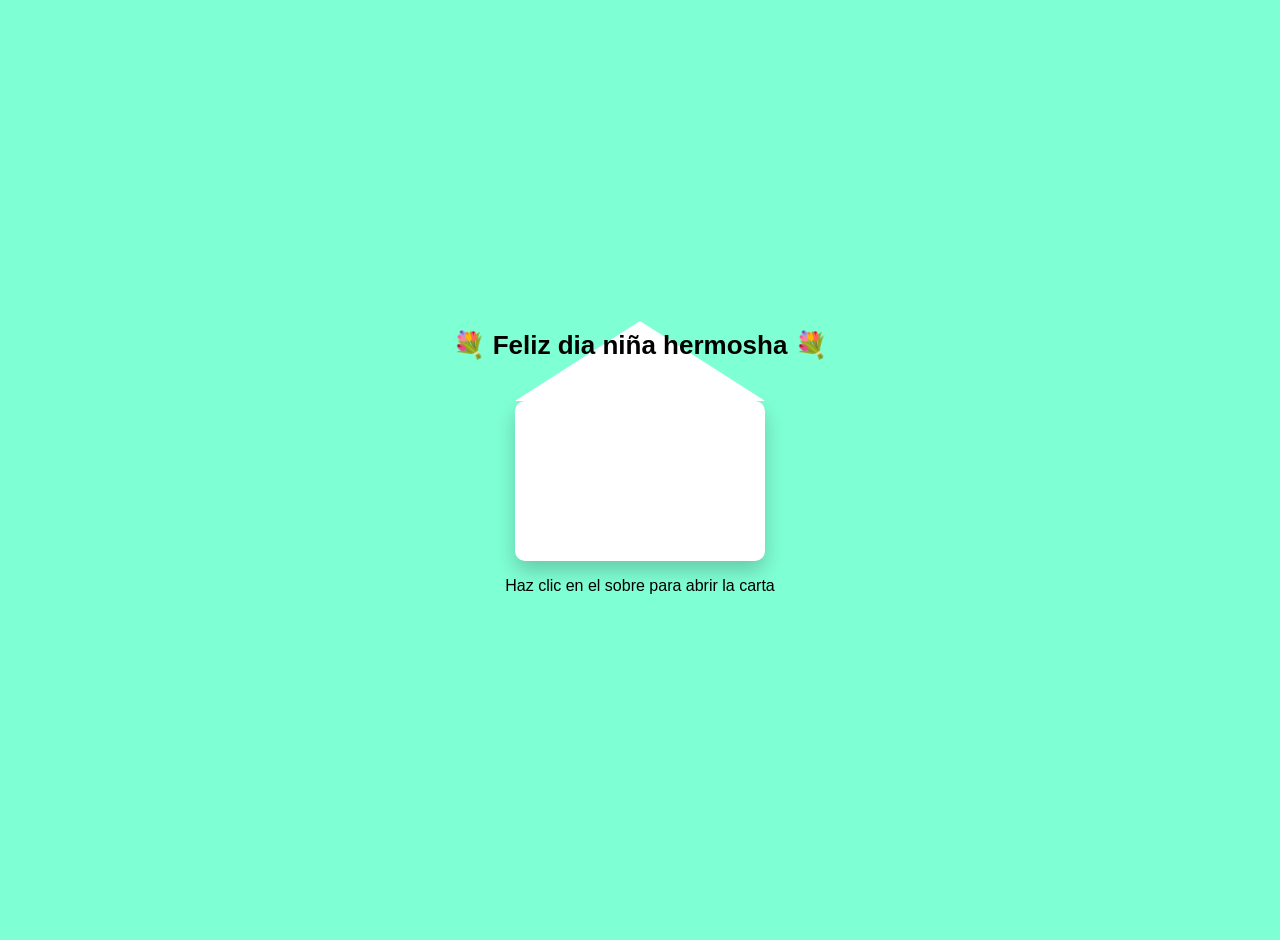
<file: diamujer.html>
<!DOCTYPE html>
<html lang="es">
<head>
<meta charset="UTF-8">
<title>Carta para ti ❤️</title>

<style>

body{
margin:0;
font-family:Arial;
background:#7FFFD4;
display:flex;
flex-direction:column;
align-items:center;
justify-content:center;
min-height:100vh;
padding:20px;
}

.titulo{
font-size:26px;
font-weight:bold;
margin-bottom:40px;
z-index:2;
}


.envelope{
width:250px;
height:160px;
background:white;
border-radius:10px;
cursor:pointer;
position:relative;
box-shadow:0 10px 20px rgba(0,0,0,0.2);
}

.envelope:before{
content:"";
position:absolute;
top:-80px;
left:0;
border-left:125px solid transparent;
border-right:125px solid transparent;
border-bottom:80px solid white;
}

.message{
display:none;
margin-top:30px;
background:white;
padding:25px;
border-radius:15px;
width:90%;
max-width:420px;
text-align:center;
box-shadow:0 10px 20px rgba(0,0,0,0.2);
max-height:400px;
overflow-y:auto;
}

img{
width:200px;
border-radius:12px;
margin-bottom:20px;
}

.poema{
font-size:16px;
line-height:1.6;
text-align:left;
white-space:pre-line;
}

</style>

<script>
function abrirCarta(){
document.getElementById("mensaje").style.display="block";
}
</script>

</head>

<body>

<div class="titulo">💐 Feliz dia niña hermosha 💐</div>

<div class="envelope" onclick="abrirCarta()"></div>

<p>Haz clic en el sobre para abrir la carta</p>

<div class="message" id="mensaje">

<img src="niña.jpeg">

<div class="poema">
Hoy, 8 de marzo,
quiero regalarte unas palabras
que nacen desde lo más sincero de mi corazón.
Palabras que viven en mí todos los días,
pero que hoy quiero decirte con más fuerza.

Porque hoy es el Día de la Mujer,
y cuando pienso en esa palabra,
inevitablemente pienso en ti.

En ti,
que llegaste a mi vida
sin avisar cuánto ibas a significar para mí.

En ti,
que te ganaste un lugar en mi corazón
tan profundo
que ahora es imposible imaginar mi vida sin tu presencia.

Antes de conocerte
no sabía que podía amar así,
no sabía que una persona
podía convertirse en mi calma,
en mi felicidad
y en uno de mis pensamientos más bonitos cada día.

Para mí eres la mujer perfecta,
no porque seas perfecta para el mundo,
sino porque lo eres para mis ojos
y para todo lo que siento por ti.

Eres linda,
amable,
comprensiva,
fuerte y trabajadora.

Y sé que la vida te dará momentos altos y bajos,
pero también sé
que cada meta que te propongas
la vas a alcanzar,
porque tienes algo que pocas personas tienen:

un corazón fuerte
y una forma única de brillar.

Por eso me hace feliz
recordarte todos los días lo valiosa que eres.

Porque aunque mereces ser celebrada
cada día del año,
hoy quiero aprovechar
cada una de estas 24 horas
para decirte cuánto significas para mí.

Porque para mí
no eres solo alguien especial…

Eres
mi persona favorita,
mi niña hermosha,
mi amor. ❤️
</div>

</div>

</body>
</html>
</file>
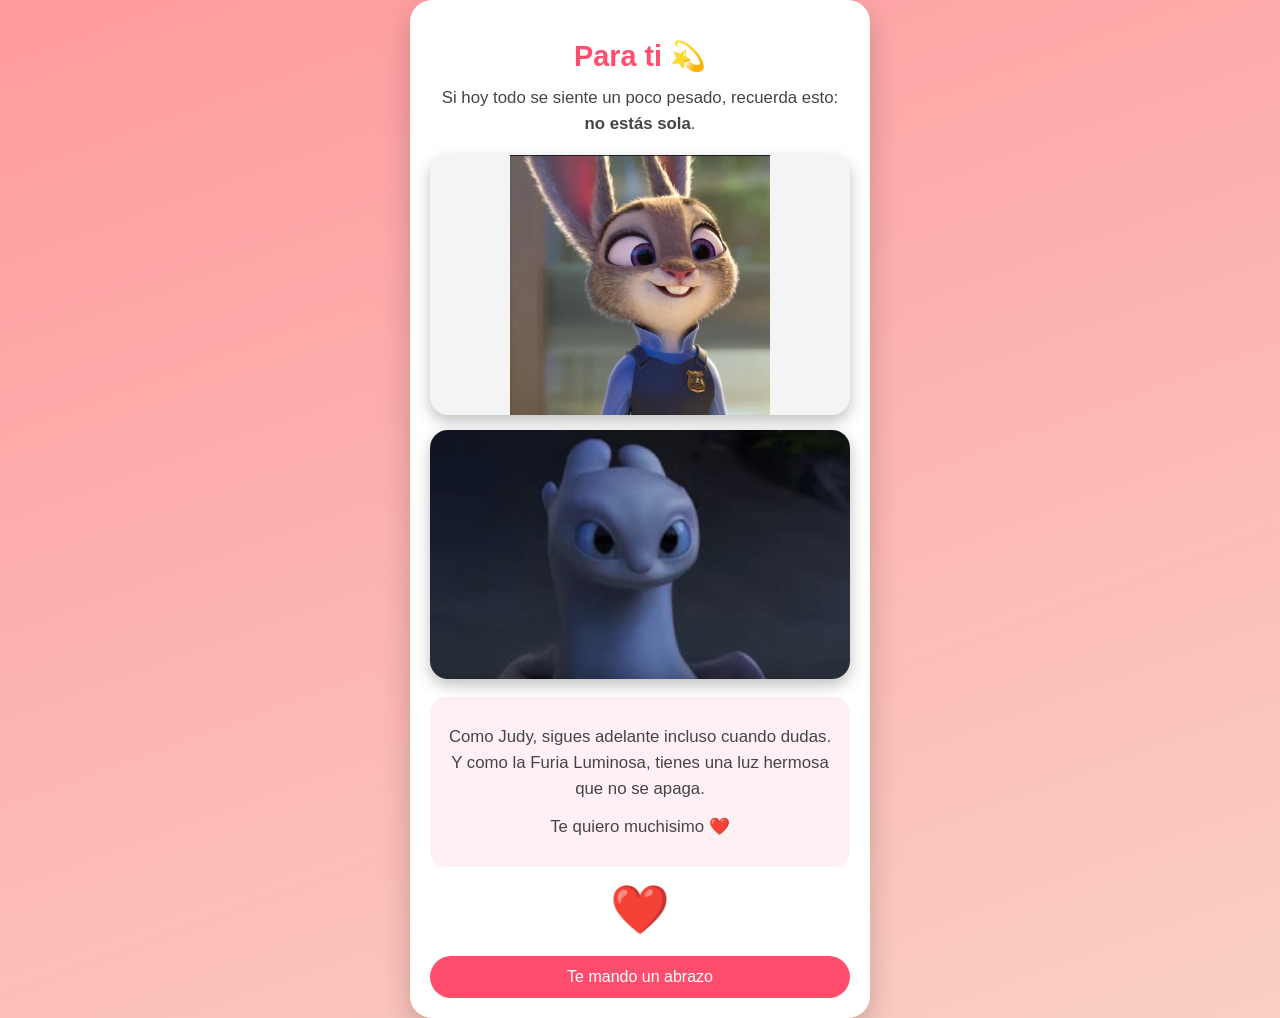
<file: index1.html>
<!DOCTYPE html>
<html lang="es">
<head>
  <meta charset="UTF-8">
  <meta name="viewport" content="width=device-width, initial-scale=1.0">
  <title>Para ti ❤️</title>

  <style>
    body {
      margin: 0;
      min-height: 100vh;
      font-family: 'Segoe UI', sans-serif;
      background: linear-gradient(160deg, #ff9a9e, #fad0c4);
      display: flex;
      justify-content: center;
      align-items: center;
    }

    .card {
      width: 94%;
      max-width: 420px;
      background: white;
      border-radius: 22px;
      padding: 20px;
      text-align: center;
      box-shadow: 0 12px 30px rgba(0,0,0,0.2);
      animation: aparecer 1.2s ease;
    }

    h1 {
      color: #ff4d6d;
      font-size: 1.8em;
      margin-bottom: 10px;
    }

    p {
      color: #444;
      font-size: 1.05em;
      line-height: 1.55;
      margin: 12px 0;
    }

    .imagenes {
      display: flex;
      flex-direction: column;
      gap: 15px;
      margin: 18px 0;
    }

    .imagenes img {
      width: 100%;
      max-height: 260px;
      object-fit: contain;
      border-radius: 18px;
      box-shadow: 0 6px 15px rgba(0,0,0,0.25);
      background: #f4f4f4;
    }

    .mensaje {
      background: #fff1f3;
      border-radius: 15px;
      padding: 15px;
      margin-top: 15px;
    }

    .corazon {
      font-size: 3em;
      margin-top: 15px;
      animation: latir 1.3s infinite;
    }

    button {
      margin-top: 18px;
      width: 100%;
      padding: 12px;
      border: none;
      border-radius: 30px;
      background: #ff4d6d;
      color: white;
      font-size: 1em;
      cursor: pointer;
    }

    @keyframes latir {
      0% { transform: scale(1); }
      50% { transform: scale(1.2); }
      100% { transform: scale(1); }
    }

    @keyframes aparecer {
      from { opacity: 0; transform: translateY(20px); }
      to { opacity: 1; transform: translateY(0); }
    }
  </style>
</head>

<body>

  <div class="card">
    <h1>Para ti 💫</h1>

    <p>
      Si hoy todo se siente un poco pesado,
      recuerda esto:
      <br><strong>no estás sola</strong>.
    </p>

    <div class="imagenes">
      <!-- PEGA AQUÍ EL LINK DE LA IMAGEN DE JUDY -->
      <img src="Profile_-_Judy_Hopps.webp" alt="Judy Hopps">

      <!-- PEGA AQUÍ EL LINK DE LA IMAGEN DE LA FURIA LUMINOSA -->
      <img src="Furia_Luminosa_sin_nombre.webp" alt="Furia Luminosa">
    </div>

    <div class="mensaje">
      <p>
        Como Judy, sigues adelante incluso cuando dudas.
        <br>
        Y como la Furia Luminosa,
        tienes una luz hermosa que no se apaga.
      </p>

      <p>
        Te quiero muchisimo ❤️
      </p>
    </div>

    <div class="corazon">❤️</div>

    <button onclick="alert('Aquí estoy para ti ❤️')">
      Te mando un abrazo
    </button>
  </div>

</body>
</html>
</file>
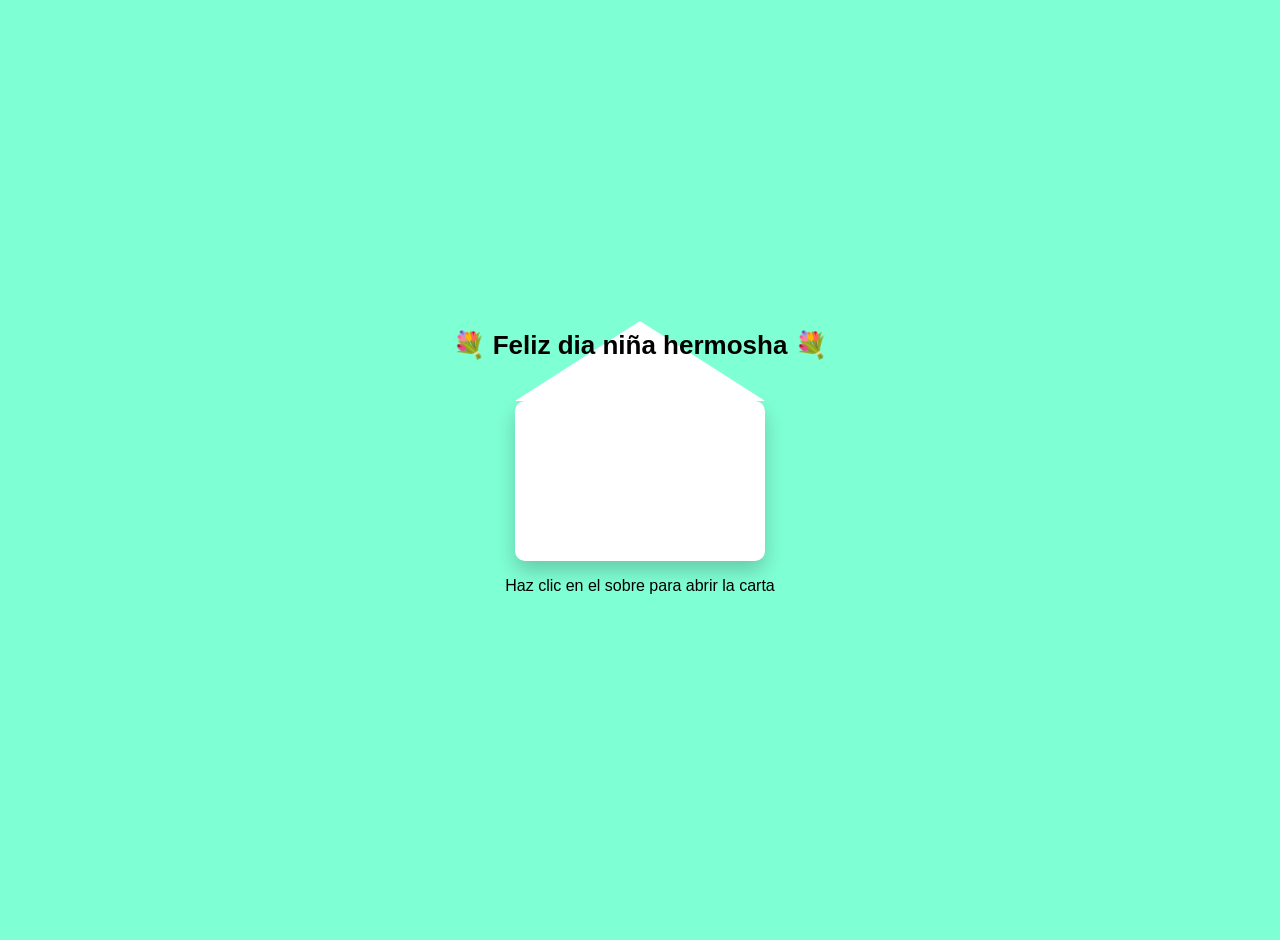
<file: index2.html>
<!DOCTYPE html>
<html lang="es">
<head>
<meta charset="UTF-8">
<title>Carta para ti ❤️</title>

<style>

body{
margin:0;
font-family:Arial;
background:#7FFFD4;
display:flex;
flex-direction:column;
align-items:center;
justify-content:center;
min-height:100vh;
padding:20px;
}

.titulo{
font-size:26px;
font-weight:bold;
margin-bottom:40px;
z-index:2;
}


.envelope{
width:250px;
height:160px;
background:white;
border-radius:10px;
cursor:pointer;
position:relative;
box-shadow:0 10px 20px rgba(0,0,0,0.2);
}

.envelope:before{
content:"";
position:absolute;
top:-80px;
left:0;
border-left:125px solid transparent;
border-right:125px solid transparent;
border-bottom:80px solid white;
}

.message{
display:none;
margin-top:30px;
background:white;
padding:25px;
border-radius:15px;
width:90%;
max-width:420px;
text-align:center;
box-shadow:0 10px 20px rgba(0,0,0,0.2);
max-height:400px;
overflow-y:auto;
}

img{
width:200px;
border-radius:12px;
margin-bottom:20px;
}

.poema{
font-size:16px;
line-height:1.6;
text-align:left;
white-space:pre-line;
}

</style>

<script>
function abrirCarta(){
document.getElementById("mensaje").style.display="block";
}
</script>

</head>

<body>

<div class="titulo">💐 Feliz dia niña hermosha 💐</div>

<div class="envelope" onclick="abrirCarta()"></div>

<p>Haz clic en el sobre para abrir la carta</p>

<div class="message" id="mensaje">

<img src="niña.jpeg">

<div class="poema">
Hoy, 8 de marzo,
quiero regalarte unas palabras
que nacen desde lo más sincero de mi corazón.
Palabras que viven en mí todos los días,
pero que hoy quiero decirte con más fuerza.

Porque hoy es el Día de la Mujer,
y cuando pienso en esa palabra,
inevitablemente pienso en ti.

En ti,
que llegaste a mi vida
sin avisar cuánto ibas a significar para mí.

En ti,
que te ganaste un lugar en mi corazón
tan profundo
que ahora es imposible imaginar mi vida sin tu presencia.

Antes de conocerte
no sabía que podía amar así,
no sabía que una persona
podía convertirse en mi calma,
en mi felicidad
y en uno de mis pensamientos más bonitos cada día.

Para mí eres la mujer perfecta,
no porque seas perfecta para el mundo,
sino porque lo eres para mis ojos
y para todo lo que siento por ti.

Eres linda,
amable,
comprensiva,
fuerte y trabajadora.

Y sé que la vida te dará momentos altos y bajos,
pero también sé
que cada meta que te propongas
la vas a alcanzar,
porque tienes algo que pocas personas tienen:

un corazón fuerte
y una forma única de brillar.

Por eso me hace feliz
recordarte todos los días lo valiosa que eres.

Porque aunque mereces ser celebrada
cada día del año,
hoy quiero aprovechar
cada una de estas 24 horas
para decirte cuánto significas para mí.

Porque para mí
no eres solo alguien especial…

Eres
mi persona favorita,
mi niña hermosha,
mi amor. ❤️
</div>

</div>

</body>
</html>
</file>
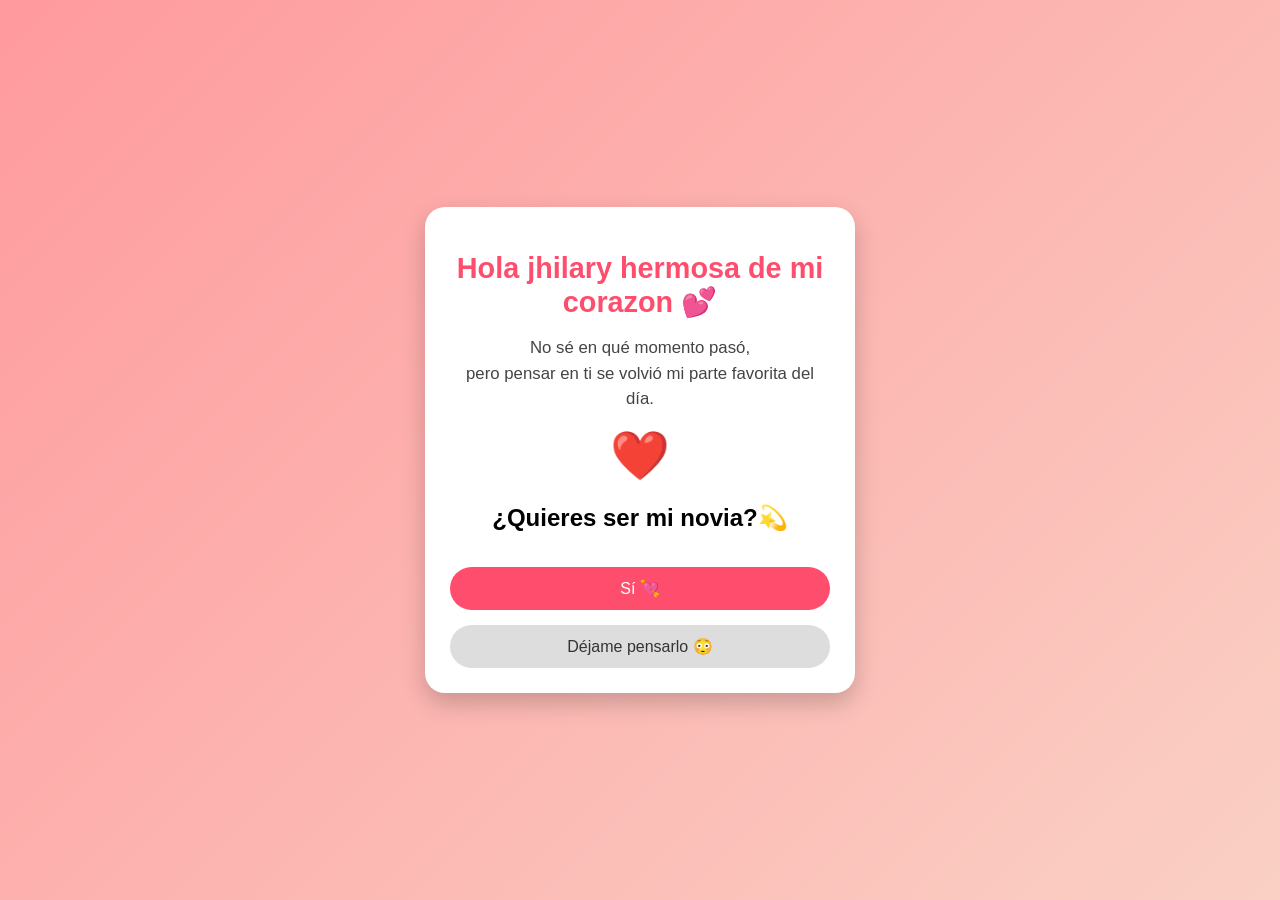
<file: propuesta.html>
<!DOCTYPE html>
<html lang="es">
<head>
  <meta charset="UTF-8">
  <meta name="viewport" content="width=device-width, initial-scale=1.0">
  <title>💖 Tengo una pregunta 💖</title>
  <style>
    body {
      margin: 0;
      padding: 0;
      font-family: 'Segoe UI', sans-serif;
      background: linear-gradient(135deg, #ff9a9e, #fad0c4);
      height: 100vh;
      display: flex;
      justify-content: center;
      align-items: center;
    }

    .card {
      background: white;
      width: 90%;
      max-width: 380px;
      padding: 25px;
      border-radius: 20px;
      text-align: center;
      box-shadow: 0 10px 25px rgba(0,0,0,0.2);
      animation: fadeIn 1.2s ease;
    }

    h1 {
      color: #ff4d6d;
      font-size: 1.8em;
      margin-bottom: 10px;
    }

    p {
      font-size: 1.05em;
      color: #444;
      line-height: 1.5;
    }

    .heart {
      font-size: 3em;
      margin: 15px 0;
      animation: pulse 1.5s infinite;
    }

    button {
      width: 100%;
      padding: 12px;
      margin-top: 15px;
      font-size: 1em;
      border: none;
      border-radius: 30px;
      cursor: pointer;
      transition: transform 0.2s;
    }

    .yes {
      background: #ff4d6d;
      color: white;
    }

    .no {
      background: #ddd;
      color: #333;
    }

    button:hover {
      transform: scale(1.05);
    }

    @keyframes pulse {
      0% { transform: scale(1); }
      50% { transform: scale(1.15); }
      100% { transform: scale(1); }
    }

    @keyframes fadeIn {
      from { opacity: 0; transform: translateY(20px); }
      to { opacity: 1; transform: translateY(0); }
    }
  </style>
</head>
<body>

  <div class="card">
    <h1>Hola jhilary hermosa de mi corazon 💕</h1>
    <p>
      No sé en qué momento pasó,<br>
      pero pensar en ti se volvió mi parte favorita del día.
    </p>

    <div class="heart">❤️</div>

    

    <h2>¿Quieres ser mi novia?💫</h2>

    <button class="yes" onclick="alert('💖me haces el mas feliz del mundo 💖')">
      Sí 💘
    </button>

    <button class="no" onclick="alert('🥺 Piénsalo otra vez…')">
      Déjame pensarlo 😳
    </button>
  </div>

</body>
</html>
</file>
